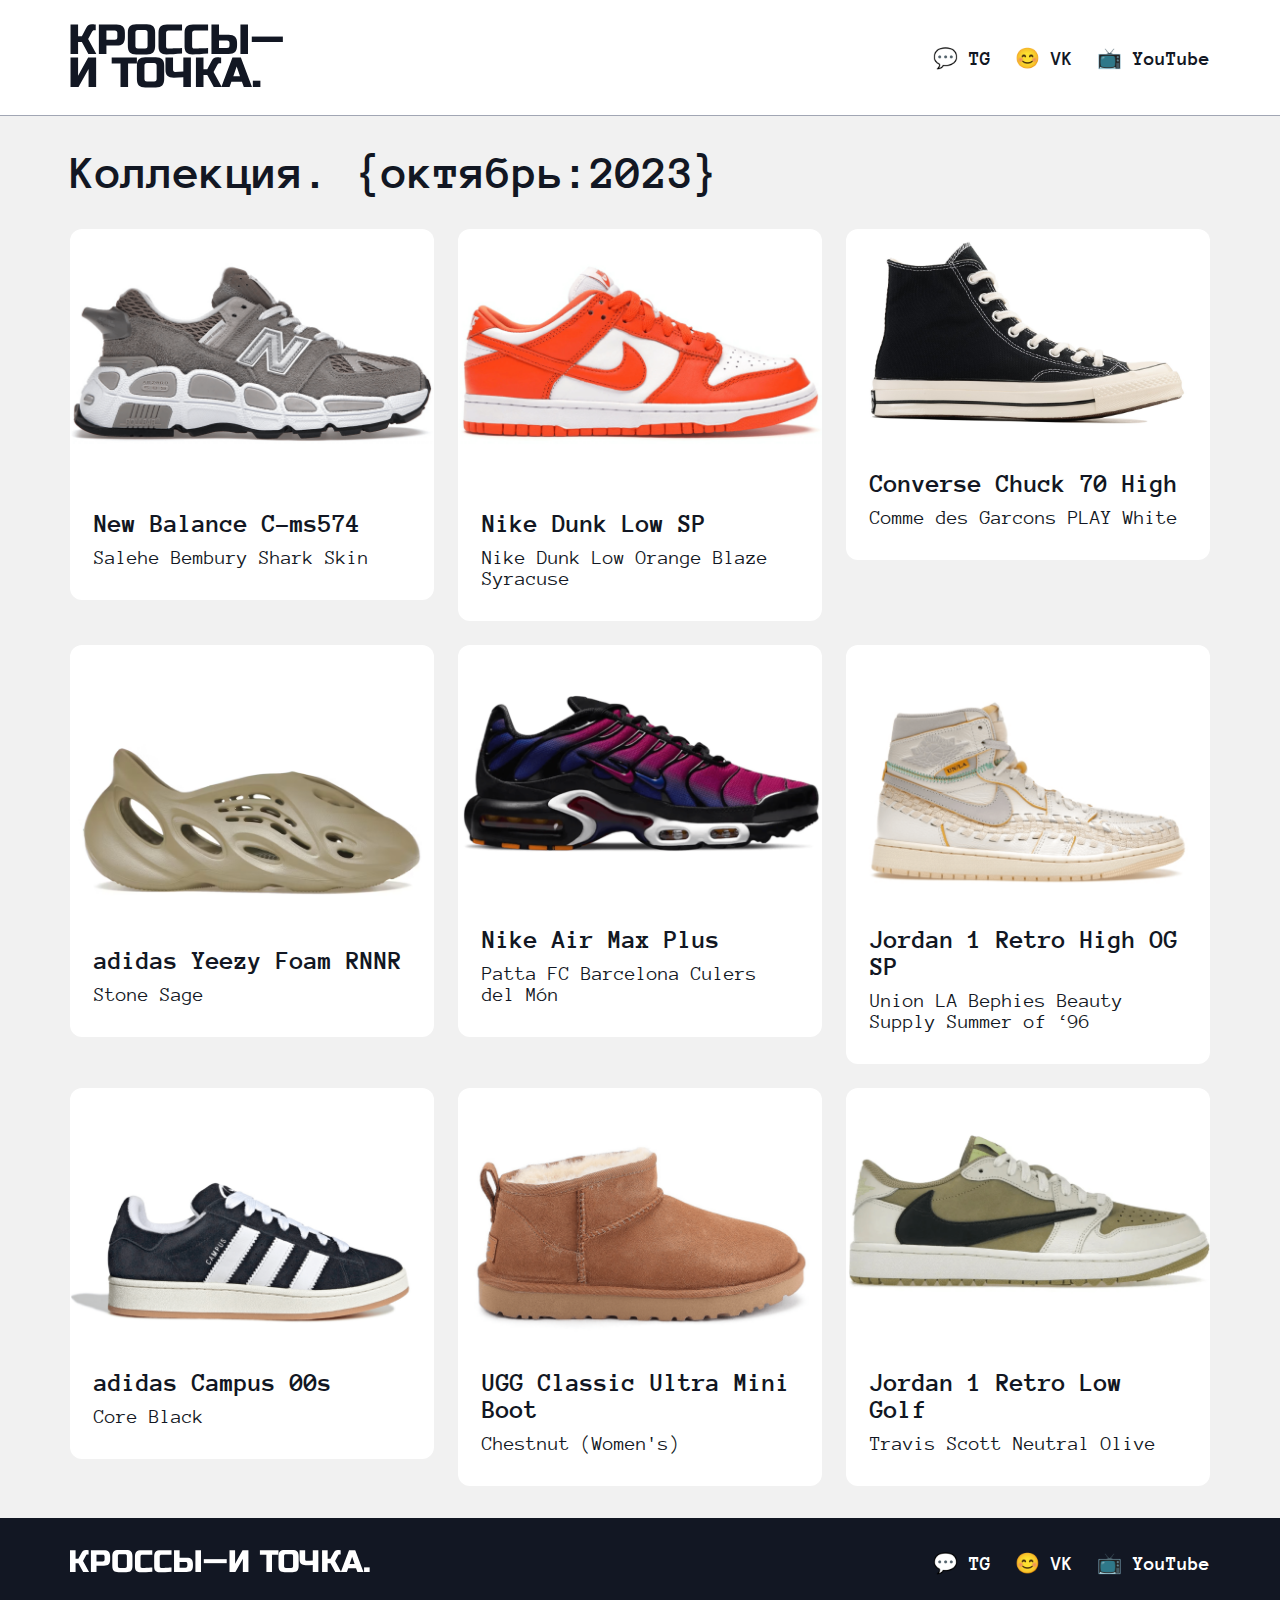
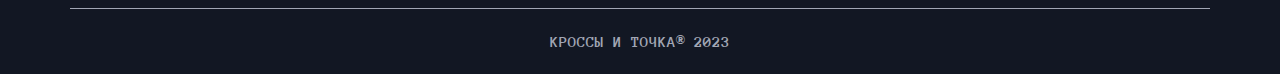
<file: index.html>
<!DOCTYPE html>
<html lang="ru">
  <head>
    <meta charset="UTF-8" />
    <meta name="viewport" content="width=device-width, initial-scale=1.0" />
    <title>Кроссы и точка</title>
    <link href="style.css" rel="stylesheet" />
  </head>
  <body>
    <main>
      <header>
        <div class="header-container">
          <a href="index.html" class="logo-link">
            <img alt="Кроссы и точка" src="./images/logo.svg" />
          </a>
          <nav>
            <ul class="nav-list">
              <li class="nav-item">
                <a href="/" class="nav-link">💬 TG</a>
              </li>
              <li class="nav-item">
                <a href="/" class="nav-link">😊 VK</a>
              </li>
              <li class="nav-item">
                <a href="/" class="nav-link">📺 YouTube</a>
              </li>
            </ul>
          </nav>
        </div>
      </header>
      <!-- /.header -->
      <div class="content">
        <h1>Коллекция. {октябрь:2023}</h1>
        <div class="sneakers">
          <a class="sneaker" href="sneaker-NewB.html">
            <img
              alt="New Balance C-ms574"
              src="./images/6.png"
              class="sneaker-image"
            />
            <div class="sneaker-info">
              <h3>New Balance C-ms574</h3>
              <p>Salehe Bembury Shark Skin</p>
            </div>
          </a>
          <!-- NB -->

          <a class="sneaker" href="sneaker-NikeD.html">
            <img
              alt="Nike Dunk Low SP"
              src="./images/7.png"
              class="sneaker-image"
            />
            <div class="sneaker-info">
              <h3>Nike Dunk Low SP</h3>
              <p>Nike Dunk Low Orange Blaze Syracuse</p>
            </div>
          </a>
          <!-- dunk -->

          <a class="sneaker" href="sneaker-Converse.html">
            <img
              alt="Converse Chuck Taylor All Star 70 Hi"
              src="./images/sneaker__img.png"
              class="sneaker-image"
            />
            <div class="sneaker-info">
              <h3>Converse Chuck 70 High</h3>
              <p>Comme des Garcons PLAY White</p>
            </div>
          </a>
          <!-- converse  -->

          <div class="sneaker">
            <img
              alt="adidas Yeezy Foam RNNR"
              src="./images/9.png"
              class="sneaker-image"
            />
            <div class="sneaker-info">
              <h3>adidas Yeezy Foam RNNR</h3>
              <p>Stone Sage</p>
            </div>
          </div>
          <!-- yeezy -->

          <div class="sneaker">
            <img
              alt="Nike Air Max Plus"
              src="./images/1.png"
              class="sneaker-image"
            />
            <div class="sneaker-info">
              <h3>Nike Air Max Plus</h3>
              <p>Patta FC Barcelona Culers del Món</p>
            </div>
          </div>
          <!-- airmax -->

          <div class="sneaker">
            <img
              alt="Jordan 1 Retro High OG SP"
              src="./images/2.png"
              class="sneaker-image"
            />
            <div class="sneaker-info">
              <h3>Jordan 1 Retro High OG SP</h3>
              <p>Union LA Bephies Beauty Supply Summer of ‘96</p>
            </div>
          </div>
          <!-- jordan -->

          <div class="sneaker">
            <img
              alt="adidas Campus 00s"
              src="./images/3.png"
              class="sneaker-image"
            />
            <div class="sneaker-info">
              <h3>adidas Campus 00s</h3>
              <p>Core Black</p>
            </div>
          </div>
          <!-- adidas -->

          <div class="sneaker">
            <img
              alt="UGG Classic Ultra Mini Boot"
              src="./images/5.png"
              class="sneaker-image"
            />
            <div class="sneaker-info">
              <h3>UGG Classic Ultra Mini Boot</h3>
              <p>Chestnut (Women's)</p>
            </div>
          </div>
          <!-- ugg -->

          <div class="sneaker">
            <img
              alt="Jordan 1 Retro Low Golf"
              src="./images/8.png"
              class="sneaker-image"
            />
            <div class="sneaker-info">
              <h3>Jordan 1 Retro Low Golf</h3>
              <p>Travis Scott Neutral Olive</p>
            </div>
          </div>
          <!-- travis -->
        </div>
      </div>
      <footer>
        <div class="footer-content">
          <a class="footer__logo-link" href="index.html">
            <img
              alt="Кроссы и точка"
              src="./images/logo_footer.svg"
              class="footer__logo-image"
            />
          </a>
          <nav>
            <ul class="nav-list">
              <li class="nav-item">
                <a href="/" class="nav-link">💬 TG</a>
              </li>
              <li class="nav-item">
                <a href="/" class="nav-link">😊 VK</a>
              </li>
              <li class="nav-item">
                <a href="/" class="nav-link">📺 YouTube</a>
              </li>
            </ul>
          </nav>
        </div>
        <div class="copyright">
          <p class="copyright-text">КРОССЫ И ТОЧКА® 2023</p>
        </div>
      </footer>
    </main>
  </body>
</html>
</file>
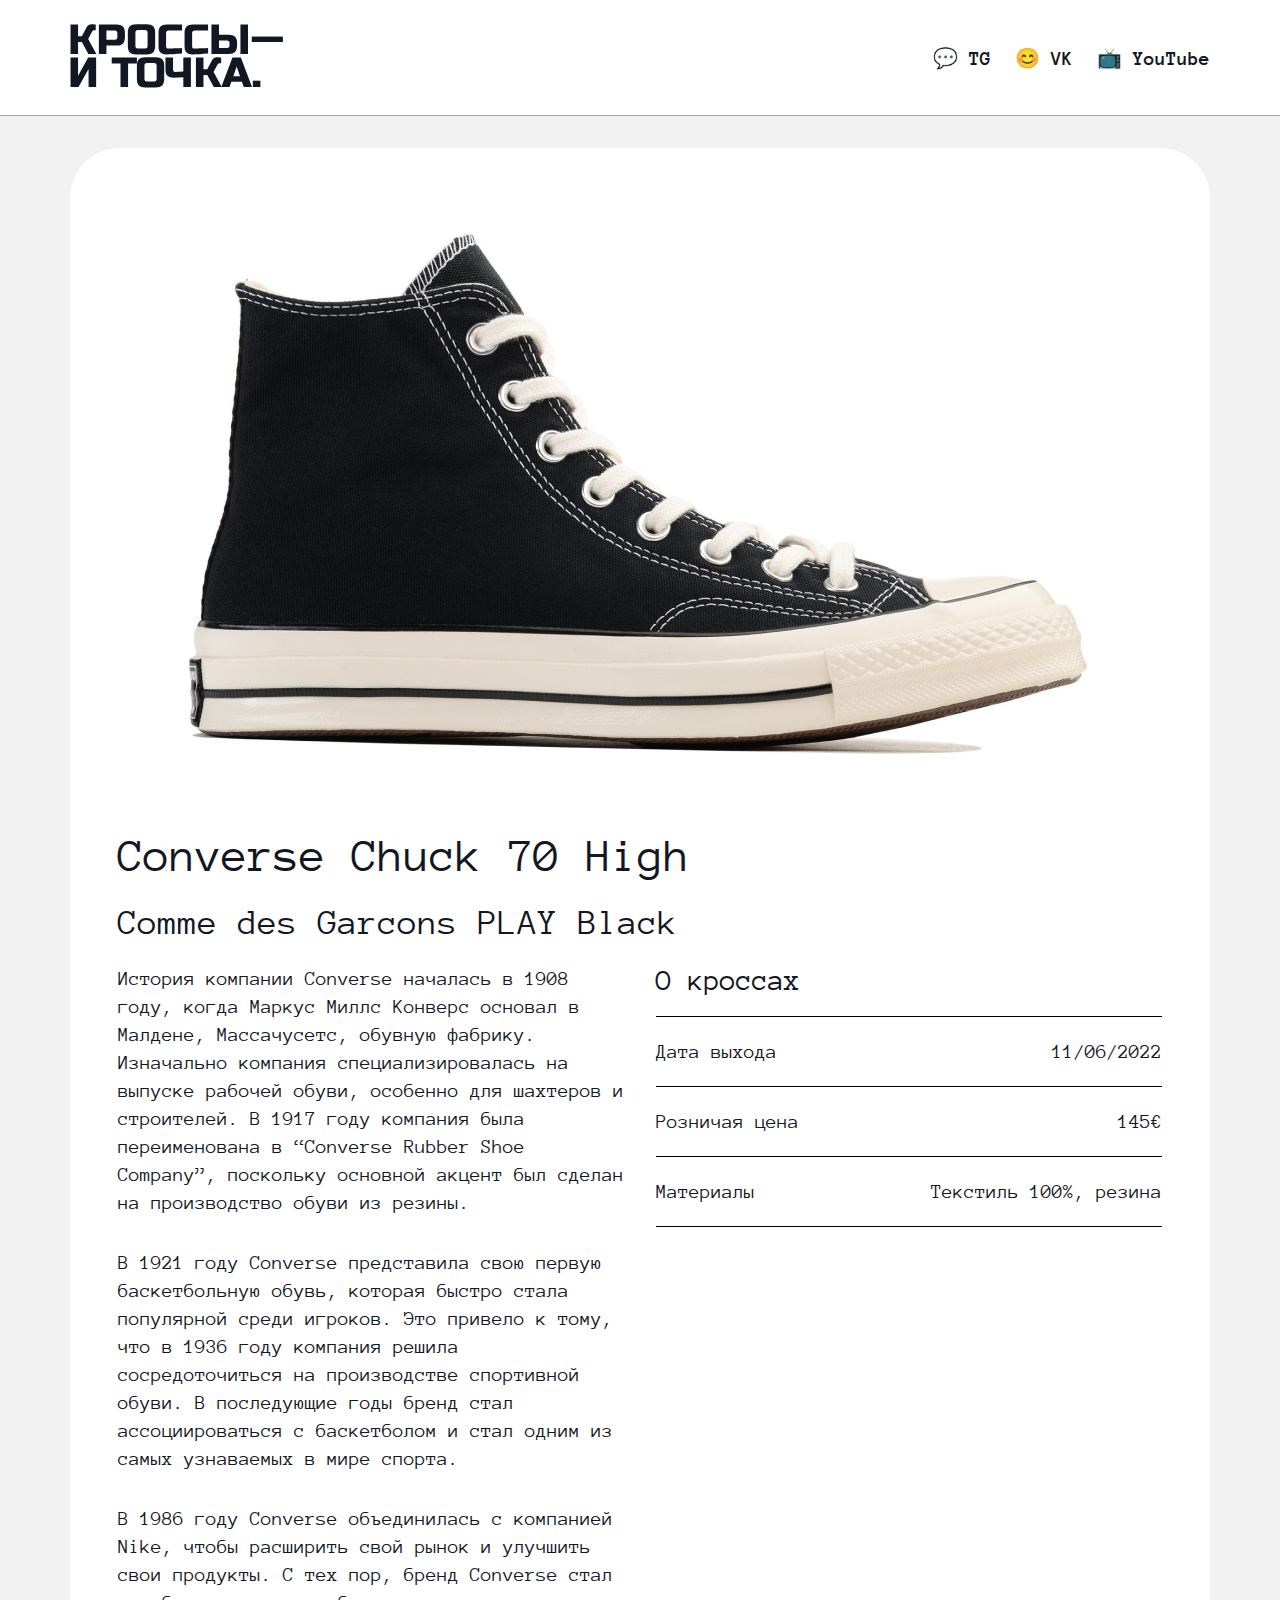
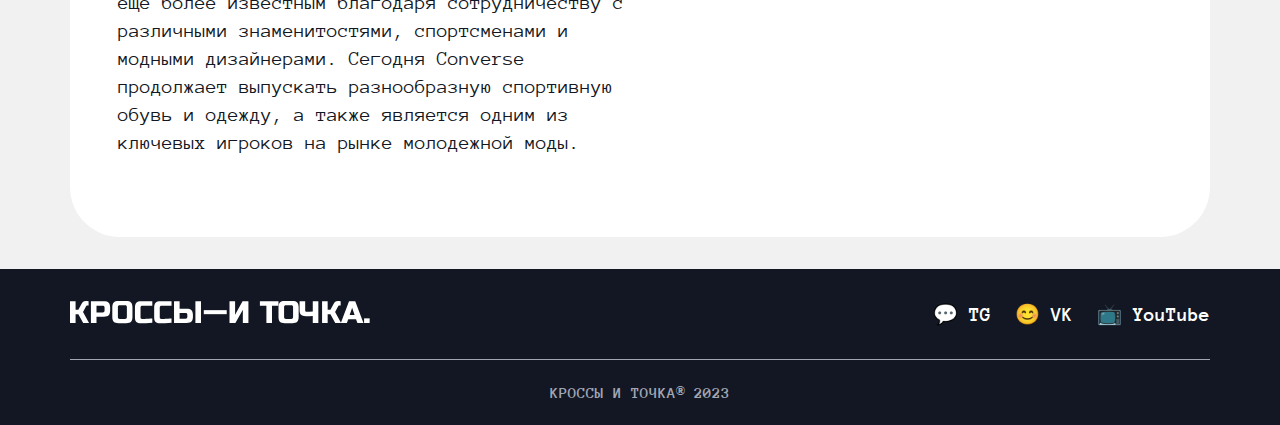
<file: sneaker-converse.html>
<!DOCTYPE html>
<html lang="ru">
  <head>
    <meta charset="UTF-8" />
    <meta name="viewport" content="width=device-width, initial-scale=1.0" />
    <title>Кроссы и точка</title>
    <link href="style-sn.css" rel="stylesheet" />
  </head>
  <body>
    <main>
      <header>
        <div class="header-container">
          <a href="index.html" class="logo-link">
            <img alt="Кроссы и точка" src="./images/logo.svg" />
          </a>
          <nav>
            <ul class="nav-list">
              <li class="nav-item">
                <a href="/" class="nav-link">💬 TG</a>
              </li>
              <li class="nav-item">
                <a href="/" class="nav-link">😊 VK</a>
              </li>
              <li class="nav-item">
                <a href="/" class="nav-link">📺 YouTube</a>
              </li>
            </ul>
          </nav>
        </div>
      </header>
      <!-- /.header -->

      <div class="content">
        <div class="content-box">
          <img
            alt="Converse Chuck 70 High"
            src="./images/sneaker__img.png"
            class="sneaker-image"
          />
          <div class="sneaker-info">
            <h1>Converse Chuck 70 High</h1>
            <h2>Comme des Garcons PLAY Black</h2>
            <div class="sneaker-text">
              <div class="text-history">
                <p>
                  История компании Converse началась в 1908 году, когда Маркус
                  Миллс Конверс основал в Малдене, Массачусетс, обувную фабрику.
                  Изначально компания специализировалась на выпуске рабочей
                  обуви, особенно для шахтеров и строителей. В 1917 году
                  компания была переименована в “Converse Rubber Shoe Company”,
                  поскольку основной акцент был сделан на производство обуви из
                  резины.
                </p>
                <p>
                  В 1921 году Converse представила свою первую баскетбольную
                  обувь, которая быстро стала популярной среди игроков. Это
                  привело к тому, что в 1936 году компания решила
                  сосредоточиться на производстве спортивной обуви. В
                  последующие годы бренд стал ассоциироваться с баскетболом и
                  стал одним из самых узнаваемых в мире спорта.
                </p>
                <p>
                  В 1986 году Converse объединилась с компанией Nike, чтобы
                  расширить свой рынок и улучшить свои продукты. С тех пор,
                  бренд Converse стал еще более известным благодаря
                  сотрудничеству с различными знаменитостями, спортсменами и
                  модными дизайнерами. Сегодня Converse продолжает выпускать
                  разнообразную спортивную обувь и одежду, а также является
                  одним из ключевых игроков на рынке молодежной моды.
                </p>
              </div>
              <div class="text-info">
                <h3>О кроссах</h3>
                <hr class="sneaker-li" />
                <ul class="info-ul">
                  <li class="sneaker-li">
                    <p>Дата выхода</p>
                    <p>11/06/2022</p>
                  </li>
                  <hr class="sneaker-li" />
                  <li class="sneaker-li">
                    <p>Розничая цена</p>
                    <p>145€</p>
                  </li>
                  <hr class="sneaker-li" />
                  <li class="sneaker-li">
                    <p>Материалы</p>
                    <p>Текстиль 100%, резина</p>
                  </li>
                  <hr />
                </ul>
              </div>
            </div>
            <!-- /.sneaker-text -->
          </div>
        </div>
      </div>
      <!-- /.content -->

      <footer>
        <div class="footer-content">
          <a class="footer__logo-link" href="index.html">
            <img
              alt="Кроссы и точка"
              src="./images/logo_footer.svg"
              class="footer__logo-image"
            />
          </a>
          <nav>
            <ul class="nav-list">
              <li class="nav-item">
                <a href="/" class="nav-link">💬 TG</a>
              </li>
              <li class="nav-item">
                <a href="/" class="nav-link">😊 VK</a>
              </li>
              <li class="nav-item">
                <a href="/" class="nav-link">📺 YouTube</a>
              </li>
            </ul>
          </nav>
        </div>
        <div class="copyright">
          <p class="copyright-text">КРОССЫ И ТОЧКА® 2023</p>
        </div>
      </footer>
      <!-- /.footer -->
    </main>
  </body>
</html>
</file>
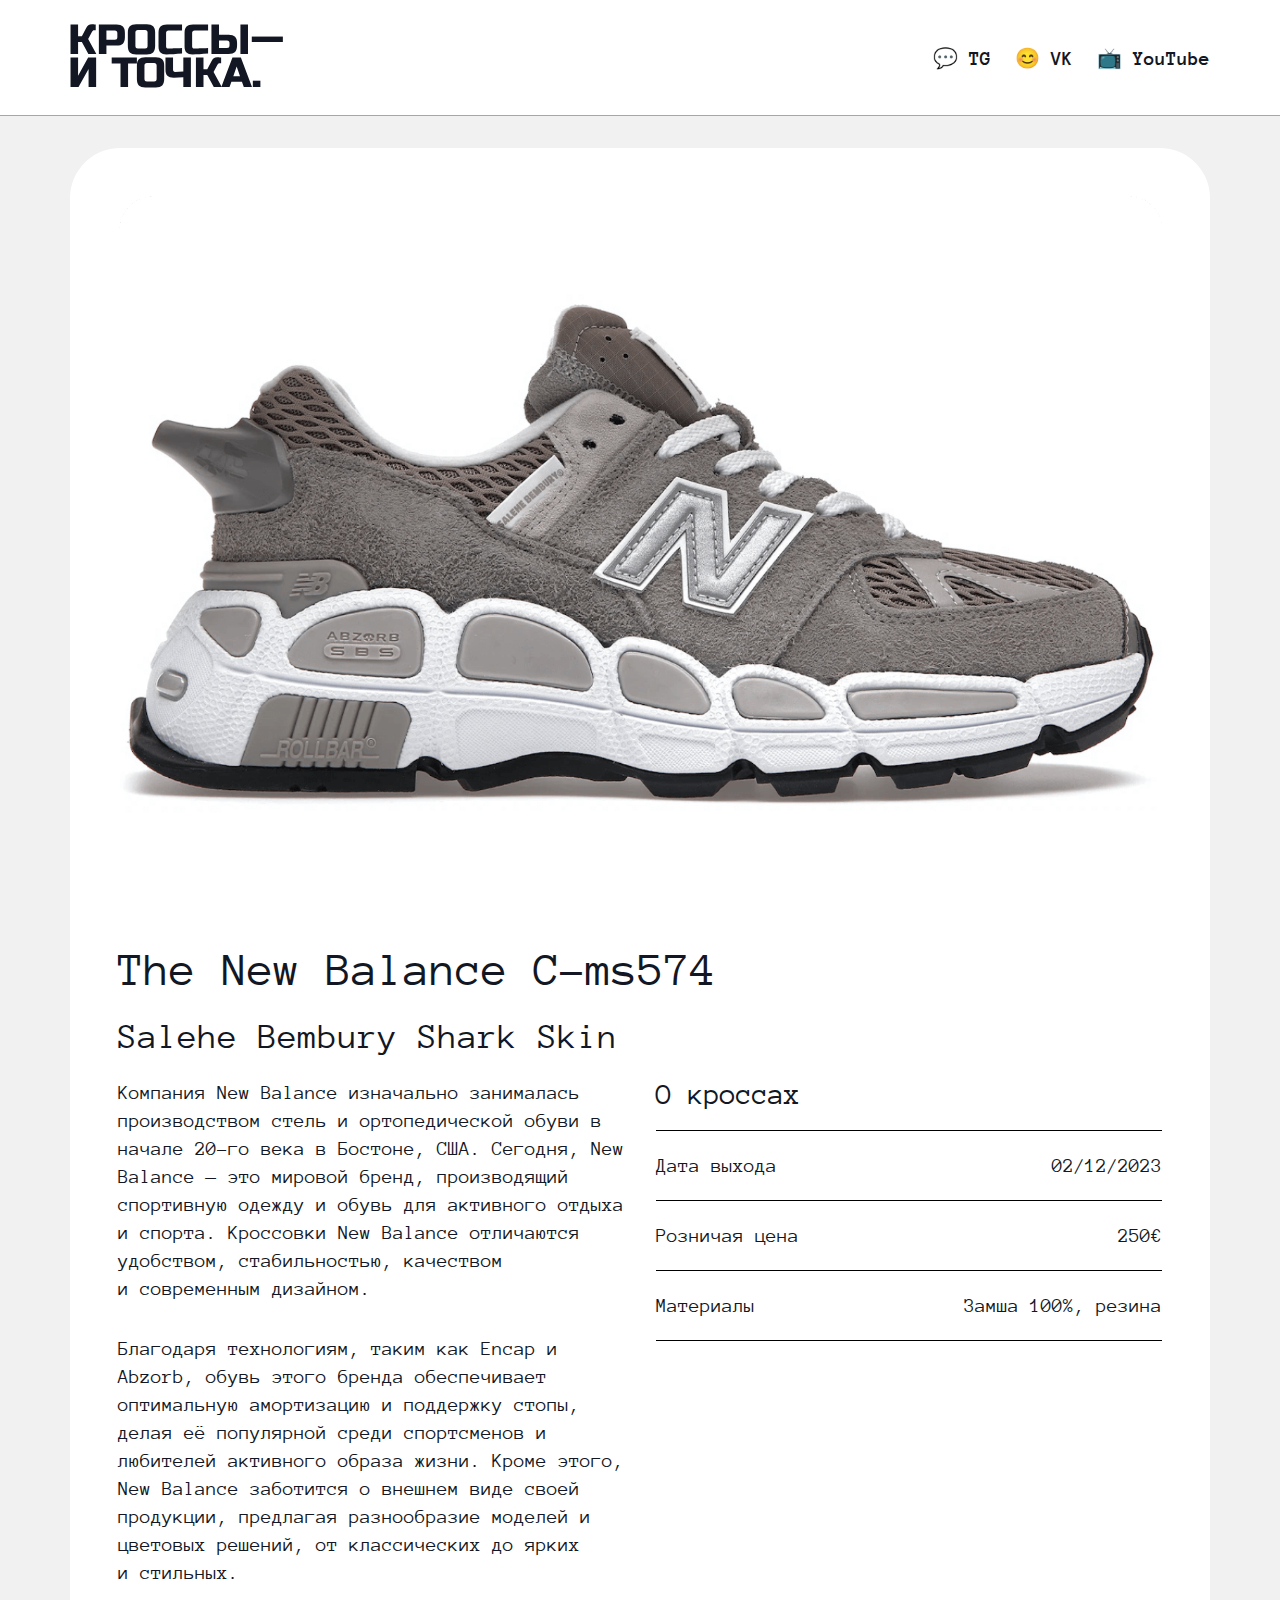
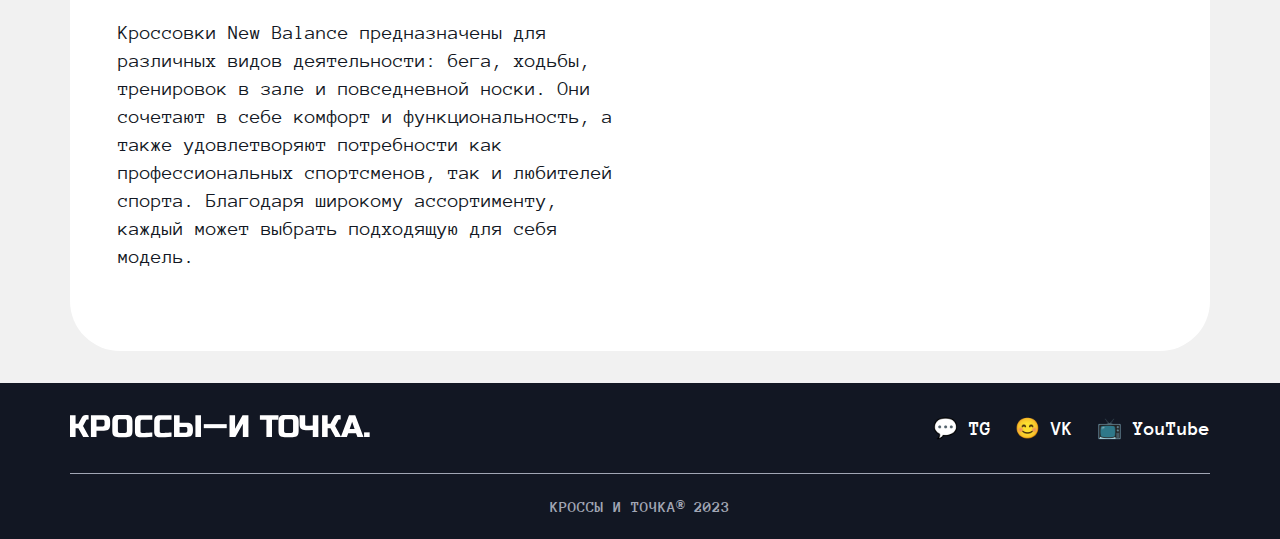
<file: sneaker-NewB.html>
<!DOCTYPE html>
<html lang="ru">
  <head>
    <meta charset="UTF-8" />
    <meta name="viewport" content="width=device-width, initial-scale=1.0" />
    <title>Кроссы и точка</title>
    <link href="style-sn.css" rel="stylesheet" />
  </head>
  <body>
    <main>
      <header>
        <div class="header-container">
          <a href="index.html" class="logo-link">
            <img alt="Кроссы и точка" src="./images/logo.svg" />
          </a>
          <nav>
            <ul class="nav-list">
              <li class="nav-item">
                <a href="/" class="nav-link">💬 TG</a>
              </li>
              <li class="nav-item">
                <a href="/" class="nav-link">😊 VK</a>
              </li>
              <li class="nav-item">
                <a href="/" class="nav-link">📺 YouTube</a>
              </li>
            </ul>
          </nav>
        </div>
      </header>
      <!-- /.header -->

      <div class="content">
        <div class="content-box">
          <img
            alt="The New Balance C-ms574"
            src="./images/6.png"
            class="sneaker-image"
          />
          <div class="sneaker-info">
            <h1>The New Balance C-ms574</h1>
            <h2>Salehe Bembury Shark Skin</h2>
            <div class="sneaker-text">
              <div class="text-history">
                <p>
                  Компания New Balance изначально занималась производством стель
                  и ортопедической обуви в начале 20-го века в Бостоне, США.
                  Сегодня, New Balance — это мировой бренд, производящий
                  спортивную одежду и обувь для активного отдыха и спорта.
                  Кроссовки New Balance отличаются удобством, стабильностью,
                  качеством и современным дизайном.
                </p>
                <p>
                  Благодаря технологиям, таким как Encap и Abzorb, обувь этого
                  бренда обеспечивает оптимальную амортизацию и поддержку стопы,
                  делая её популярной среди спортсменов и любителей активного
                  образа жизни. Кроме этого, New Balance заботится о внешнем
                  виде своей продукции, предлагая разнообразие моделей и
                  цветовых решений, от классических до ярких и стильных.
                </p>
                <p>
                  Кроссовки New Balance предназначены для различных видов
                  деятельности: бега, ходьбы, тренировок в зале и повседневной
                  носки. Они сочетают в себе комфорт и функциональность, а также
                  удовлетворяют потребности как профессиональных спортсменов,
                  так и любителей спорта. Благодаря широкому ассортименту,
                  каждый может выбрать подходящую для себя модель.
                </p>
              </div>
              <div class="text-info">
                <h3>О кроссах</h3>
                <hr class="sneaker-li" />
                <ul class="info-ul">
                  <li class="sneaker-li">
                    <p>Дата выхода</p>
                    <p>02/12/2023</p>
                  </li>
                  <hr class="sneaker-li" />
                  <li class="sneaker-li">
                    <p>Розничая цена</p>
                    <p>250€</p>
                  </li>
                  <hr class="sneaker-li" />
                  <li class="sneaker-li">
                    <p>Материалы</p>
                    <p>Замша 100%, резина</p>
                  </li>
                  <hr />
                </ul>
              </div>
            </div>
            <!-- /.sneaker-text -->
          </div>
        </div>
      </div>
      <!-- /.content -->

      <footer>
        <div class="footer-content">
          <a class="footer__logo-link" href="index.html">
            <img
              alt="Кроссы и точка"
              src="./images/logo_footer.svg"
              class="footer__logo-image"
            />
          </a>
          <nav>
            <ul class="nav-list">
              <li class="nav-item">
                <a href="/" class="nav-link">💬 TG</a>
              </li>
              <li class="nav-item">
                <a href="/" class="nav-link">😊 VK</a>
              </li>
              <li class="nav-item">
                <a href="/" class="nav-link">📺 YouTube</a>
              </li>
            </ul>
          </nav>
        </div>
        <div class="copyright">
          <p class="copyright-text">КРОССЫ И ТОЧКА® 2023</p>
        </div>
      </footer>
      <!-- /.footer -->
    </main>
  </body>
</html>
</file>
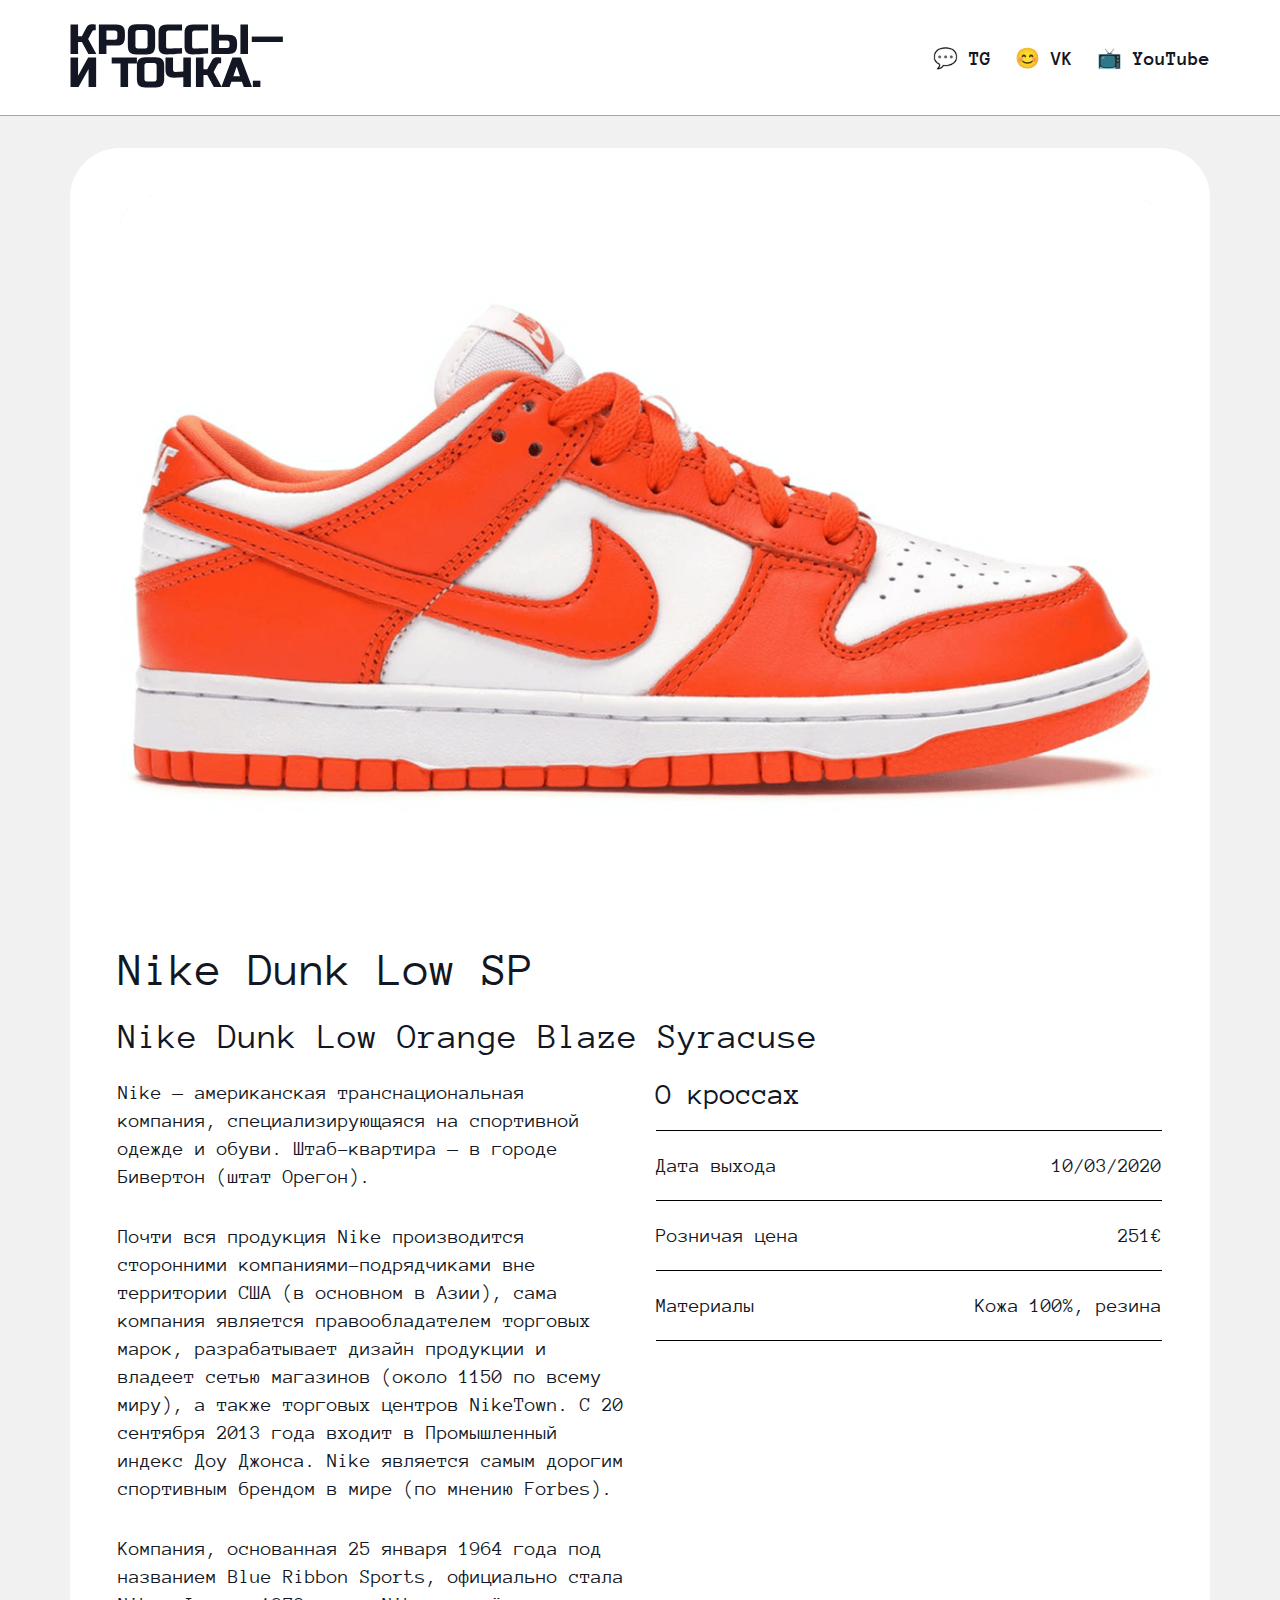
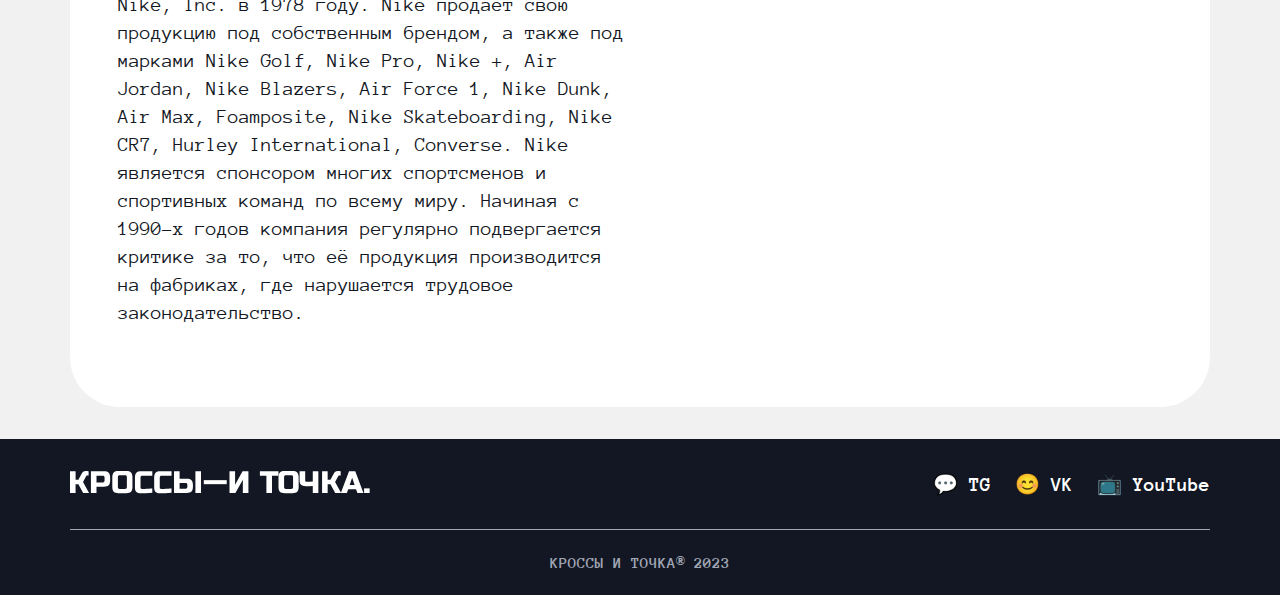
<file: sneaker-NikeD.html>
<!DOCTYPE html>
<html lang="ru">
  <head>
    <meta charset="UTF-8" />
    <meta name="viewport" content="width=device-width, initial-scale=1.0" />
    <title>Кроссы и точка</title>
    <link href="style-sn.css" rel="stylesheet" />
  </head>
  <body>
    <main>
      <header>
        <div class="header-container">
          <a href="index.html" class="logo-link">
            <img alt="Кроссы и точка" src="./images/logo.svg" />
          </a>
          <nav>
            <ul class="nav-list">
              <li class="nav-item">
                <a href="/" class="nav-link">💬 TG</a>
              </li>
              <li class="nav-item">
                <a href="/" class="nav-link">😊 VK</a>
              </li>
              <li class="nav-item">
                <a href="/" class="nav-link">📺 YouTube</a>
              </li>
            </ul>
          </nav>
        </div>
      </header>
      <!-- /.header -->

      <div class="content">
        <div class="content-box">
          <img
            alt="Nike Dunk Low SP"
            src="./images/7.png"
            class="sneaker-image"
          />
          <div class="sneaker-info">
            <h1>Nike Dunk Low SP</h1>
            <h2>Nike Dunk Low Orange Blaze Syracuse</h2>
            <div class="sneaker-text">
              <div class="text-history">
                <p>
                  Nike — американская транснациональная компания,
                  специализирующаяся на спортивной одежде и обуви. Штаб-квартира
                  — в городе Бивертон (штат Орегон).
                </p>
                <p>
                  Почти вся продукция Nike производится сторонними
                  компаниями-подрядчиками вне территории США (в основном в
                  Азии), сама компания является правообладателем торговых марок,
                  разрабатывает дизайн продукции и владеет сетью магазинов
                  (около 1150 по всему миру), а также торговых центров NikeTown.
                  С 20 сентября 2013 года входит в Промышленный индекс Доу
                  Джонса. Nike является самым дорогим спортивным брендом в мире
                  (по мнению Forbes).
                </p>
                <p>
                  Компания, основанная 25 января 1964 года под названием Blue
                  Ribbon Sports, официально стала Nike, Inc. в 1978 году. Nike
                  продаёт свою продукцию под собственным брендом, а также под
                  марками Nike Golf, Nike Pro, Nike +, Air Jordan, Nike Blazers,
                  Air Force 1, Nike Dunk, Air Max, Foamposite, Nike
                  Skateboarding, Nike CR7, Hurley International, Converse. Nike
                  является спонсором многих спортсменов и спортивных команд по
                  всему миру. Начиная с 1990-х годов компания регулярно
                  подвергается критике за то, что её продукция производится на
                  фабриках, где нарушается трудовое законодательство.
                </p>
              </div>
              <div class="text-info">
                <h3>О кроссах</h3>
                <hr class="sneaker-li" />
                <ul class="info-ul">
                  <li class="sneaker-li">
                    <p>Дата выхода</p>
                    <p>10/03/2020</p>
                  </li>
                  <hr class="sneaker-li" />
                  <li class="sneaker-li">
                    <p>Розничая цена</p>
                    <p>251€</p>
                  </li>
                  <hr class="sneaker-li" />
                  <li class="sneaker-li">
                    <p>Материалы</p>
                    <p>Кожа 100%, резина</p>
                  </li>
                  <hr />
                </ul>
              </div>
            </div>
            <!-- /.sneaker-text -->
          </div>
        </div>
      </div>
      <!-- /.content -->

      <footer>
        <div class="footer-content">
          <a class="footer__logo-link" href="index.html">
            <img
              alt="Кроссы и точка"
              src="./images/logo_footer.svg"
              class="footer__logo-image"
            />
          </a>
          <nav>
            <ul class="nav-list">
              <li class="nav-item">
                <a href="/" class="nav-link">💬 TG</a>
              </li>
              <li class="nav-item">
                <a href="/" class="nav-link">😊 VK</a>
              </li>
              <li class="nav-item">
                <a href="/" class="nav-link">📺 YouTube</a>
              </li>
            </ul>
          </nav>
        </div>
        <div class="copyright">
          <p class="copyright-text">КРОССЫ И ТОЧКА® 2023</p>
        </div>
      </footer>
      <!-- /.footer -->
    </main>
  </body>
</html>
</file>
<file: style.css>
/* подключение локальный шрифтов на страницу */
@font-face {
  font-family: "Anonymous Pro";
  src: url(fonts/AnonymousPro-Regular.ttf);
  font-weight: 400;
  font-style: normal;
  display: swap;
}

@font-face {
  font-family: "Anonymous Pro";
  src: url(fonts/AnonymousPro-Bold.ttf);
  font-weight: 700;
  font-style: normal;
  display: swap;
}

* {
  box-sizing: border-box;
}

/* сброс стилей по умолчанию */
body,
h1,
h2,
h3,
p,
ul,
li {
  margin: 0;
  color: #121723;
}
ul {
  list-style: none;
  padding: 0;
}
a {
  text-decoration: none;
}

/* задание шрифта всей странице */
body {
  font-family: "Anonymous Pro", sans-serif;
}

/* стили для главного контейнера */
main {
  display: flex;
  flex-direction: column;
  align-items: center;
  background: #f1f1f1;
}

/* стили для хедера(шапки) сайта */
header {
  display: flex;
  flex-direction: row;
  align-items: center;
  justify-content: center;
  width: 100%;
  border-bottom: 1px solid #a1a6b4;
  background: white;
}
.header-container {
  display: flex;
  justify-content: space-between;
  width: 100%;
  max-width: 1140px;
  margin: 24px 0 24px;
  flex-wrap: wrap;
  gap: 24px;
}

.logo-link {
  max-width: 215px;
}

/* стили для ссылок в хедере и футере */
nav {
  display: flex;
}

.nav-list {
  display: flex;
  align-items: center;
  width: 100%;
  gap: 24px;
}

.nav-item {
  display: inline;
}

.nav-link {
  color: #121723;
  font-size: 20px;
  font-weight: 700;
}

/* стили для контента */
.content {
  margin: 32px 0;
  max-width: 1140px;
}

h1 {
  font-size: 48px;
  margin-bottom: 32px;
}

/* стили для контейнера кроссовок */
.sneakers {
  display: flex;
  flex-wrap: wrap;
  gap: 24px;
}

/* стили для карточки кроссовок */
.sneaker {
  display: flex;
  flex-direction: column;
  align-items: center;
  max-width: 364px;
  height: 100%;
  border-radius: 12px;
  background: white;
}
.sneakers a:hover {
  transition: 1s;
  transform: translateY(-10px);
  box-shadow: 0px 4px 4px 0px rgba(0, 0, 0, 0.5);
}

.sneaker-image {
  width: 100%;
  border-radius: 50px;
}

.sneaker-info {
  display: flex;
  flex-direction: column;
  align-items: flex-start;
  gap: 10px;
  width: 100%;
  padding: 32px 24px;
}

h3 {
  font-size: 26px;
}

p {
  font-size: 20px;
}

footer {
  width: 100%;
  display: flex;
  flex-direction: column;
  align-items: center;
  background: #121723;
}

/* стили для футера */
.footer-content {
  display: flex;
  justify-content: space-between;
  width: 100%;
  max-width: 1140px;
  margin: 32px 0;
}

.footer__logo-link {
  max-width: 300px;
  width: 100%;
}

footer .nav-link {
  color: white;
}

.copyright {
  display: flex;
  align-items: center;
  justify-content: center;
  width: 100%;
  max-width: 1140px;
  border-top: 1px solid #a1a6b4;
}

.copyright-text {
  color: #a1a6b4;
  font-size: 16px;
  font-weight: 700;
  margin: 24px 0;
}

@media screen and (max-width: 768px) {
  .content {
    margin: 32px 16px;
  }
  h1 {
    font-size: 32px;
    font-weight: 700;
  }
  .sneakers {
    justify-content: center;
  }
  .header-container {
    display: flex;
    flex-direction: column;
    gap: 24px;
    align-items: center;
  }
  .footer-content {
    display: flex;
    flex-direction: column;
    align-items: center;
    gap: 32px;
    margin: 32px 0 24px 0;
  }
}
</file>
<file: style-sn.css>
/* подключение локальный шрифтов на страницу */
@font-face {
  font-family: "Anonymous Pro";
  src: url(fonts/AnonymousPro-Regular.ttf);
  font-weight: 400;
  font-style: normal;
  display: swap;
}

@font-face {
  font-family: "Anonymous Pro";
  src: url(fonts/AnonymousPro-Bold.ttf);
  font-weight: 700;
  font-style: normal;
  display: swap;
}
* {
  box-sizing: border-box;
}

/* сброс стилей по умолчанию */
body,
h1,
h2,
h3,
p,
ul,
li,
hr {
  margin: 0;
}
hr {
  height: 1px;
  border: none;
  background: black;
}
ul {
  list-style: none;
  padding: 0;
}
a {
  text-decoration: none;
}

/* задание шрифта всей странице */
body {
  font-family: "Anonymous Pro", sans-serif;
}
h1,
h2,
p,
h3 {
  font-weight: 400;
  color: #121723;
}
h1 {
  font-size: 48px;
}
h2 {
  font-size: 36px;
}
h3 {
  font-size: 30px;
  margin-bottom: 20px;
}
p {
  font-size: 20px;
}

/* стили для главного контейнера */
main {
  display: flex;
  flex-direction: column;
  align-items: center;
  background: #f1f1f1;
  margin: 0 auto;
}

/* стили для хедера(шапки) сайта */
header {
  display: flex;
  flex-direction: row;
  align-items: center;
  justify-content: center;
  width: 100%;
  border-bottom: 1px solid #a1a6b4;
  background: white;
}

.header-container {
  display: flex;
  justify-content: space-between;
  width: 100%;
  max-width: 1140px;
  margin: 24px 0 24px;
}

.logo-link {
  max-width: 215px;
}

/* стили для ссылок в хедере и футере */
nav {
  display: flex;
}

.nav-list {
  display: flex;
  align-items: center;
  width: 100%;
  gap: 24px;
}

.nav-item {
  display: inline;
}

.nav-link {
  color: #121723;
  font-size: 20px;
  font-weight: 700;
}

/* контент */
.content {
  margin: 32px 0;
  max-width: 1140px;
  padding: 48px;
  background: white;
  border-radius: 50px;
}

.sneaker-image {
  width: 100%;
  margin-bottom: 32px;
}

.sneaker-info {
  display: flex;
  flex-direction: column;
  gap: 24px;
}

.text-history p {
  margin-bottom: 32px;
  line-height: 28px;
}

.sneaker-text {
  display: flex;
  flex-direction: row;
  width: 100%;
  gap: 32px;
}

.text-history {
  width: 50%;
}
.text-info {
  width: 50%;
  gap: 24px;
}
.sneaker-li {
  display: flex;
  justify-content: space-between;
  margin-bottom: 24px;
}

/* стили для футера */
footer {
  width: 100%;
  display: flex;
  flex-direction: column;
  align-items: center;
  background: #121723;
}

.footer-content {
  display: flex;
  justify-content: space-between;
  width: 100%;
  max-width: 1140px;
  margin: 32px 0;
}

.footer__logo-link {
  max-width: 300px;
  width: 100%;
}

footer .nav-link {
  color: white;
}

.copyright {
  display: flex;
  align-items: center;
  justify-content: center;
  width: 100%;
  max-width: 1140px;
  border-top: 1px solid #a1a6b4;
}

.copyright-text {
  color: #a1a6b4;
  font-size: 16px;
  font-weight: 700;
  margin: 24px 0;
}

@media screen and (max-width: 768px) {
  .header-container {
    display: flex;
    flex-direction: column;
    gap: 24px;
    align-items: center;
  }
  .content {
    padding: 24px;
    margin: 32px 16px;
    border-radius: 12px;
  }
  h1 {
    font-size: 32px;
  }
  h2 {
    font-size: 20px;
  }
  p {
    font-size: 16px;
  }
  .sneaker-text {
    flex-direction: column;
  }
  .text-history {
    width: 100%;
  }
  .text-history p {
    line-height: 24px;
  }
  .text-info {
    width: 100%;
  }
  .footer-content {
    display: flex;
    flex-direction: column;
    align-items: center;
    gap: 32px;
    margin: 32px 0 24px 0;
  }
}
</file>
